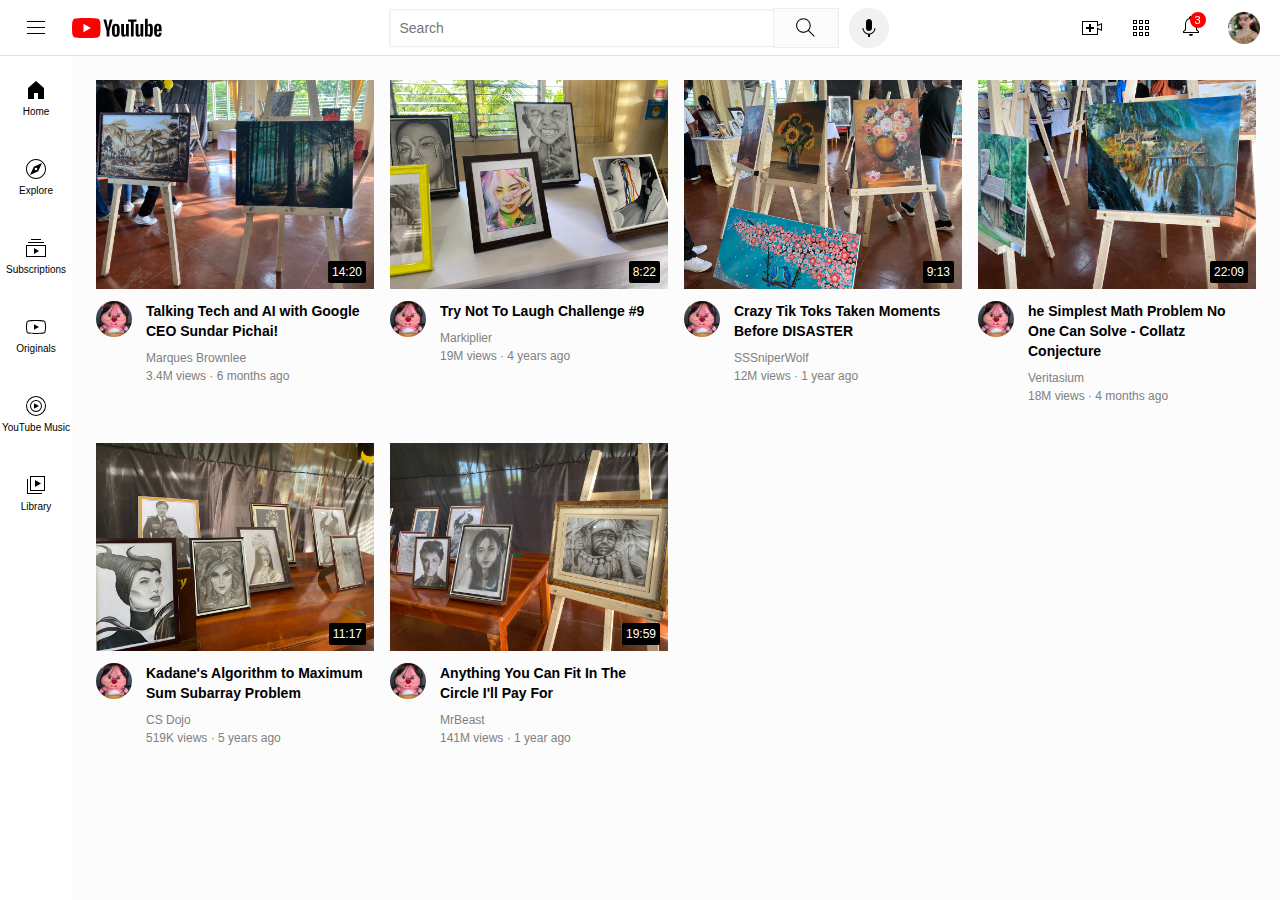
<file: index.html>
<!DOCTYPE html>
<html lang="en">

<head>
    <meta charset="UTF-8">
    <meta name="viewport" content="width=device-width, initial-scale=1.0">
    <title>Document</title>
    <link rel="stylesheet" href="style.css">
    <link rel="stylesheet" href="header.css">
    <link rel="stylesheet" href="general.css">
    <link rel="stylesheet" href="sidebar.css">
</head>

<body>
    <div class="header">
        <div class="left-section">
            <img class="hamburger-menu" src="icons/hamburger-menu.svg">
            <img class="youtube-logo" src="icons/youtube-logo.svg">
        </div>
        <div class="middle-section">
            <input class="search-bar" type="text" placeholder="Search">
            <button class="search-button">
                <img class="search-icon" src="icons/search.svg">
                <div class="tooltip">Search</div>
            </button>
            <button class="voice-search-button">
                <img class="voice-search-icon" src="icons/voice-search-icon.svg">
                <div class="tooltip">Search with your voice</div>
            </button>
        </div>
        <div class="right-section">
            <div class="upload-icon-container">
                <img class="upload-icon" src="icons/upload.svg">
                <div class="tooltip">Create</div>
            </div>
            <img class="youtube-apps-icon" src="icons/youtube-apps.svg">
            <div class="notifications-icon-container">
                <img class="notifications-icon" src="icons/notifications.svg">
                <div class="notifications-count">3</div>
            </div>
            <img class="current-user-picture" src="channel-pictures/my-channel.jpeg">

        </div>
    </div>
    <div class="sidebar">
        <div class="sidebar-link">
            <img src="icons/home.svg">
            <div>Home</div>
        </div>
        <div class="sidebar-link">
            <img src="icons/explore.svg">
            <div>Explore</div>
        </div>
        <div class="sidebar-link">
            <img src="icons/subscriptions.svg">
            <div>Subscriptions</div>
        </div>
        <div class="sidebar-link">
            <img src="icons/originals.svg">
            <div>Originals</div>
        </div>
        <div class="sidebar-link">
            <img src="icons/youtube-music.svg">
            <div>YouTube Music</div>
        </div>
        <div class="sidebar-link">
            <img src="icons/library.svg">
            <div>Library</div>
        </div>
    </div>
    <div class="video-grid">
        <div class="video-preview">
            <div class="thumbnail-row">
                <img class="thumbnail" src="thumbnails/thumbnail-1.jpeg">
                <div class="video-time">14:20</div>
            </div>
            <div class="video-info-grid">
                <div class="channel-picture">
                    <img class="profile-picture" src="channel-pictures/channel-1.jpeg">
                </div>
                <div class="video-info">
                    <p class="video-title">Talking Tech and AI with Google CEO Sundar Pichai!
                    </p>
                    <p class="video-author">
                        Marques Brownlee
                    </p>
                    <p class="video-stats">
                        3.4M views &#183; 6 months ago
                    </p>
                </div>
            </div>
        </div>

        <div class="video-preview">
            <div class="thumbnail-row">
                <img class="thumbnail" src="thumbnails/thumbnail-2.jpeg">
                <div class="video-time">8:22</div>
            </div>
            <div class="video-info-grid">
                <div class="channel-picture">
                    <img class="profile-picture" src="channel-pictures/channel-1.jpeg">
                </div>
                <div class="video-info">
                    <p class="video-title">Try Not To Laugh Challenge #9
                    </p>
                    <p class="video-author">
                        Markiplier
                    </p>
                    <p class="video-stats">
                        19M views &#183; 4 years ago
                    </p>
                </div>
            </div>
        </div>


        <div class="video-preview">
            <div class="thumbnail-row">
                <img class="thumbnail" src="thumbnails/thumbnail-3.jpeg">
                <div class="video-time">9:13</div>
            </div>
            <div class="video-info-grid">
                <div class="channel-picture">
                    <img class="profile-picture" src="channel-pictures/channel-1.jpeg">
                </div>
                <div class="video-info">
                    <p class="video-title">Crazy Tik Toks Taken Moments Before DISASTER
                    </p>
                    <p class="video-author">
                        SSSniperWolf
                    </p>
                    <p class="video-stats">
                        12M views &#183; 1 year ago
                    </p>
                </div>
            </div>
        </div>

        <div class="video-preview">
            <div class="thumbnail-row">
                <img class="thumbnail" src="thumbnails/thumbnail-4.jpeg">
                <div class="video-time">22:09</div>
            </div>
            <div class="video-info-grid">
                <div class="channel-picture">
                    <img class="profile-picture" src="channel-pictures/channel-1.jpeg">
                </div>
                <div class="video-info">
                    <p class="video-title">he Simplest Math Problem No One Can Solve - Collatz Conjecture
                    </p>
                    <p class="video-author">
                        Veritasium
                    </p>
                    <p class="video-stats">
                        18M views &#183; 4 months ago
                    </p>
                </div>
            </div>
        </div>

        <div class="video-preview">
            <div class="thumbnail-row">
                <img class="thumbnail" src="thumbnails/thumbnail-5.jpeg">
                <div class="video-time">11:17</div>
            </div>
            <div class="video-info-grid">
                <div class="channel-picture">
                    <img class="profile-picture" src="channel-pictures/channel-1.jpeg">
                </div>
                <div class="video-info">
                    <p class="video-title">Kadane's Algorithm to Maximum Sum Subarray Problem
                    </p>
                    <p class="video-author">
                        CS Dojo
                    </p>
                    <p class="video-stats">
                        519K views &#183; 5 years ago
                    </p>
                </div>
            </div>
        </div>

        <div class="video-preview">
            <div class="thumbnail-row">
                <img class="thumbnail" src="thumbnails/thumbnail-6.jpeg">
                <div class="video-time">19:59</div>
            </div>
            <div class="video-info-grid">
                <div class="channel-picture">
                    <img class="profile-picture" src="channel-pictures/channel-1.jpeg">
                </div>
                <div class="video-info">
                    <p class="video-title">Anything You Can Fit In The Circle I'll Pay For
                    </p>
                    <p class="video-author">
                        MrBeast
                    </p>
                    <p class="video-stats">
                        141M views &#183; 1 year ago
                    </p>
                </div>
            </div>
        </div>
    </div>


</body>

</html>
</file>
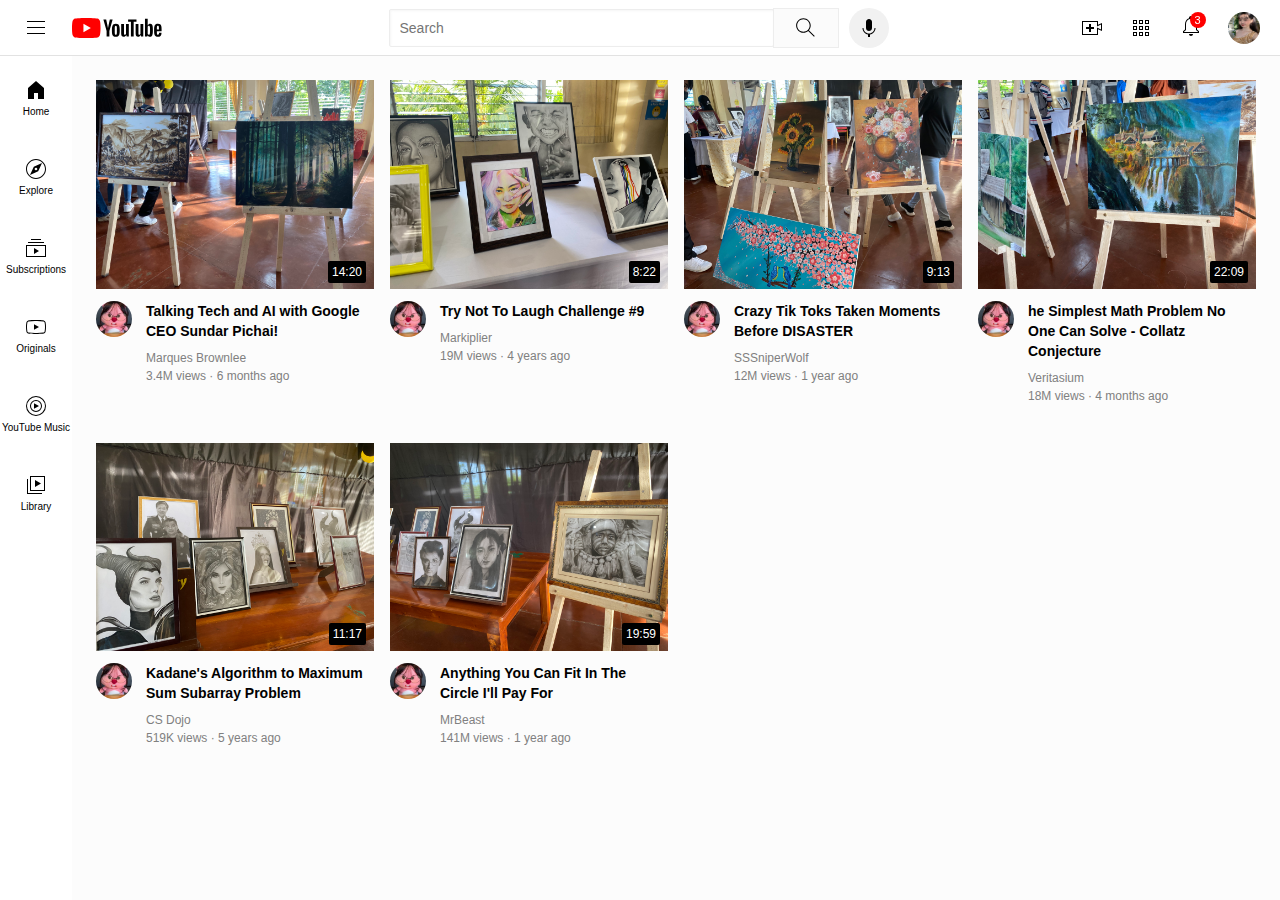
<file: youtube.html>
<!DOCTYPE html>
<html lang="en">

<head>
    <meta charset="UTF-8">
    <meta name="viewport" content="width=device-width, initial-scale=1.0">
    <title>Document</title>
    <link rel="stylesheet" href="style.css">
    <link rel="stylesheet" href="header.css">
    <link rel="stylesheet" href="general.css">
    <link rel="stylesheet" href="sidebar.css">
</head>

<body>
    <div class="header">
        <div class="left-section">
            <img class="hamburger-menu" src="icons/hamburger-menu.svg">
            <img class="youtube-logo" src="icons/youtube-logo.svg">
        </div>
        <div class="middle-section">
            <input class="search-bar" type="text" placeholder="Search">
            <button class="search-button">
                <img class="search-icon" src="icons/search.svg">
                <div class="tooltip">Search</div>
            </button>
            <button class="voice-search-button">
                <img class="voice-search-icon" src="icons/voice-search-icon.svg">
                <div class="tooltip">Search with your voice</div>
            </button>
        </div>
        <div class="right-section">
            <div class="upload-icon-container">
                <img class="upload-icon" src="icons/upload.svg">
                <div class="tooltip">Create</div>
            </div>
            <img class="youtube-apps-icon" src="icons/youtube-apps.svg">
            <div class="notifications-icon-container">
                <img class="notifications-icon" src="icons/notifications.svg">
                <div class="notifications-count">3</div>
            </div>
            <img class="current-user-picture" src="channel-pictures/my-channel.jpeg">

        </div>
    </div>
    <div class="sidebar">
        <div class="sidebar-link">
            <img src="icons/home.svg">
            <div>Home</div>
        </div>
        <div class="sidebar-link">
            <img src="icons/explore.svg">
            <div>Explore</div>
        </div>
        <div class="sidebar-link">
            <img src="icons/subscriptions.svg">
            <div>Subscriptions</div>
        </div>
        <div class="sidebar-link">
            <img src="icons/originals.svg">
            <div>Originals</div>
        </div>
        <div class="sidebar-link">
            <img src="icons/youtube-music.svg">
            <div>YouTube Music</div>
        </div>
        <div class="sidebar-link">
            <img src="icons/library.svg">
            <div>Library</div>
        </div>
    </div>
    <div class="video-grid">
        <div class="video-preview">
            <div class="thumbnail-row">
                <img class="thumbnail" src="thumbnails/thumbnail-1.jpeg">
                <div class="video-time">14:20</div>
            </div>
            <div class="video-info-grid">
                <div class="channel-picture">
                    <img class="profile-picture" src="channel-pictures/channel-1.jpeg">
                </div>
                <div class="video-info">
                    <p class="video-title">Talking Tech and AI with Google CEO Sundar Pichai!
                    </p>
                    <p class="video-author">
                        Marques Brownlee
                    </p>
                    <p class="video-stats">
                        3.4M views &#183; 6 months ago
                    </p>
                </div>
            </div>
        </div>

        <div class="video-preview">
            <div class="thumbnail-row">
                <img class="thumbnail" src="thumbnails/thumbnail-2.jpeg">
                <div class="video-time">8:22</div>
            </div>
            <div class="video-info-grid">
                <div class="channel-picture">
                    <img class="profile-picture" src="channel-pictures/channel-1.jpeg">
                </div>
                <div class="video-info">
                    <p class="video-title">Try Not To Laugh Challenge #9
                    </p>
                    <p class="video-author">
                        Markiplier
                    </p>
                    <p class="video-stats">
                        19M views &#183; 4 years ago
                    </p>
                </div>
            </div>
        </div>


        <div class="video-preview">
            <div class="thumbnail-row">
                <img class="thumbnail" src="thumbnails/thumbnail-3.jpeg">
                <div class="video-time">9:13</div>
            </div>
            <div class="video-info-grid">
                <div class="channel-picture">
                    <img class="profile-picture" src="channel-pictures/channel-1.jpeg">
                </div>
                <div class="video-info">
                    <p class="video-title">Crazy Tik Toks Taken Moments Before DISASTER
                    </p>
                    <p class="video-author">
                        SSSniperWolf
                    </p>
                    <p class="video-stats">
                        12M views &#183; 1 year ago
                    </p>
                </div>
            </div>
        </div>

        <div class="video-preview">
            <div class="thumbnail-row">
                <img class="thumbnail" src="thumbnails/thumbnail-4.jpeg">
                <div class="video-time">22:09</div>
            </div>
            <div class="video-info-grid">
                <div class="channel-picture">
                    <img class="profile-picture" src="channel-pictures/channel-1.jpeg">
                </div>
                <div class="video-info">
                    <p class="video-title">he Simplest Math Problem No One Can Solve - Collatz Conjecture
                    </p>
                    <p class="video-author">
                        Veritasium
                    </p>
                    <p class="video-stats">
                        18M views &#183; 4 months ago
                    </p>
                </div>
            </div>
        </div>

        <div class="video-preview">
            <div class="thumbnail-row">
                <img class="thumbnail" src="thumbnails/thumbnail-5.jpeg">
                <div class="video-time">11:17</div>
            </div>
            <div class="video-info-grid">
                <div class="channel-picture">
                    <img class="profile-picture" src="channel-pictures/channel-1.jpeg">
                </div>
                <div class="video-info">
                    <p class="video-title">Kadane's Algorithm to Maximum Sum Subarray Problem
                    </p>
                    <p class="video-author">
                        CS Dojo
                    </p>
                    <p class="video-stats">
                        519K views &#183; 5 years ago
                    </p>
                </div>
            </div>
        </div>

        <div class="video-preview">
            <div class="thumbnail-row">
                <img class="thumbnail" src="thumbnails/thumbnail-6.jpeg">
                <div class="video-time">19:59</div>
            </div>
            <div class="video-info-grid">
                <div class="channel-picture">
                    <img class="profile-picture" src="channel-pictures/channel-1.jpeg">
                </div>
                <div class="video-info">
                    <p class="video-title">Anything You Can Fit In The Circle I'll Pay For
                    </p>
                    <p class="video-author">
                        MrBeast
                    </p>
                    <p class="video-stats">
                        141M views &#183; 1 year ago
                    </p>
                </div>
            </div>
        </div>
    </div>


</body>

</html>
</file>
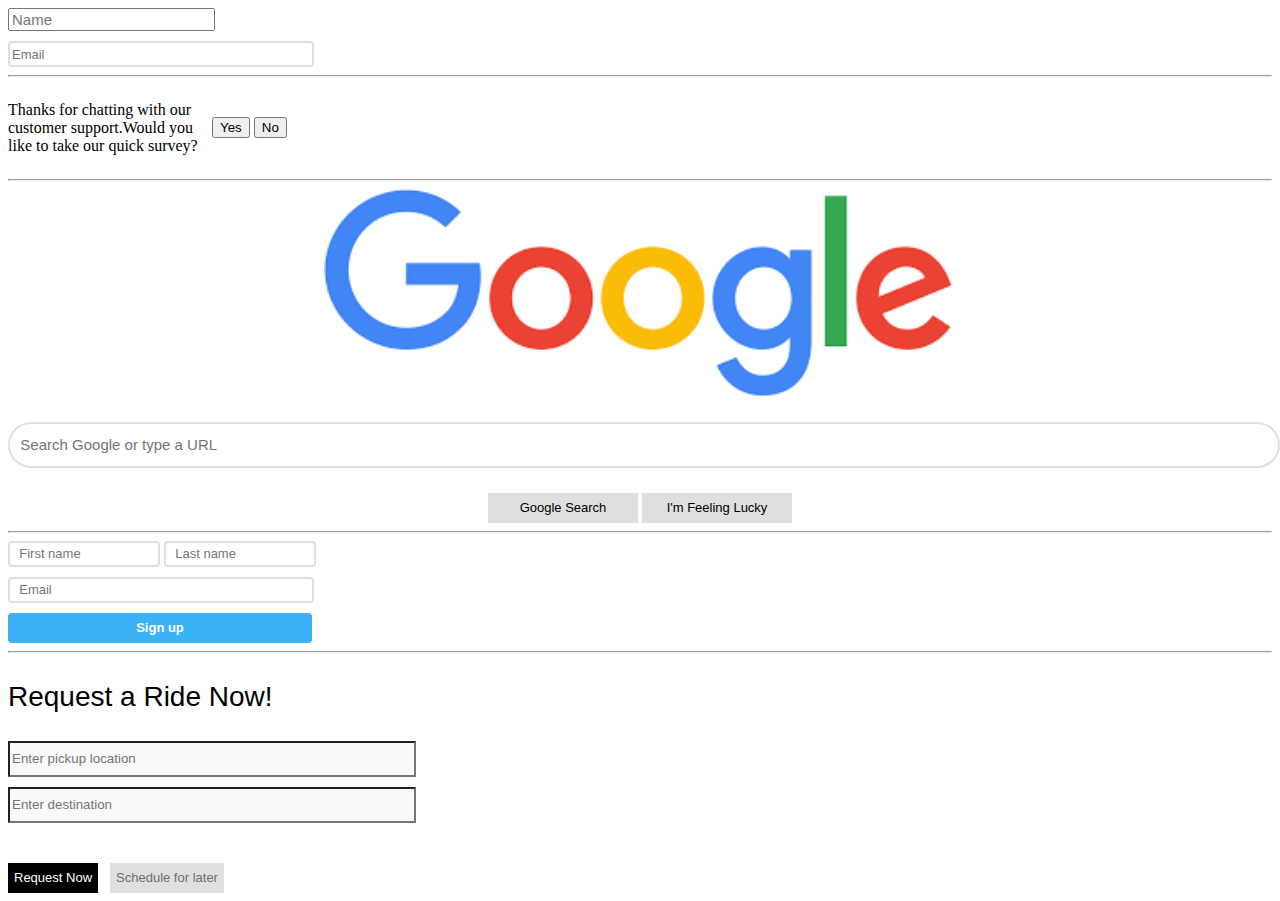
<file: Exercise/ex1.html>
<!DOCTYPE html>
<html lang="en">

<head>
    <meta charset="UTF-8">
    <meta name="viewport" content="width=device-width, initial-scale=1.0">
    <title>Document</title>
    <style>
        .name {
            font-size: 15px;
            display: block;
            margin-bottom: 5px;

        }

        .email {
            font-size: 15px;
        }

        .text {
            width: 200px;
            display: inline-block;
            vertical-align: middle;
        }

        .google {
            text-align: center;
        }

        .logo {
            display: block;
            margin-left: auto;
            margin-right: auto;
            width: 50%;
        }

        .search {
            margin-top: 20px;
            font-size: 15px;
            width: 100%;
            border-radius: 250px;
            border: solid;
            border-width: 2px;
            border-color: rgb(225, 223, 223);
            width: 100%;
            height: 40px;
            margin-bottom: 25px;
        }

        .gsearch,
        .gfeel {
            font-family: arial;
            font-size: 13px;
            width: 150px;
            height: 30px;
            background-color: rgb(223, 223, 223);
            border: none;
        }



        .fname,
        .lname {
            display: inline-block;
            font-size: 13px;
            border-radius: 4px;
            border: solid;
            border-width: 2px;
            width: 144px;
            height: 20px;
            border-color: rgb(225, 223, 223);
        }

        .email {
            margin-top: 10px;
            display: block;
            font-size: 13px;
            border-radius: 4px;
            border: solid;
            border-width: 2px;
            width: 298px;
            height: 20px;
            border-color: rgb(225, 223, 223);
        }

        .sign-up {
            margin-top: 10px;
            width: 304px;
            font-size: 13px;
            font-weight: bold;
            color: white;
            border-radius: 4px;
            border: hidden;
            height: 30px;
            background-color: rgb(59, 178, 247);
        }

        .ride {
            font-size: 28px;
            font-family: arial;
        }

        .location,
        .destination {
            display: block;
            width: 400px;
            color: grey;
            background-color: rgb(249, 249, 249);
            height: 30px;
            margin-bottom: 10px;
        }

        .request-now {

            display: inline-block;
            background-color: black;
            color: white;
            height: 30px;
            border: hidden;
            font-size: 13px;
            margin-right: 8px;
            margin-top: 30px;
        }

        .sched-later {
            display: inline-block;
            background-color: rgb(224, 224, 224);
            color: rgb(109, 109, 109);
            height: 30px;
            border: hidden;
            font-size: 13px;
        }
    </style>
</head>

<body>
    <input class="name" type="text" placeholder="Name">
    <input class="email" type="text" placeholder="Email">
    <hr>
    <p class="text">Thanks for chatting with our customer support.Would you like to take our quick survey?</p>
    <button>Yes</button>
    <button>No</button>
    <hr>
    <div class="google">
        <img class="logo" src="logo.png">
        <input class="search" type="text" placeholder="  Search Google or type a URL">
        <button class="gsearch">Google Search</button>
        <button class="gfeel">I'm Feeling Lucky</button>
    </div>
    <hr>
    <input class="fname" type="text" placeholder="  First name">
    <input class="lname" type="text" placeholder="  Last name">
    <input class="email" type="text" placeholder="  Email">
    <button class="sign-up">Sign up</button>
    <hr>
    <p class="ride">Request a Ride Now!</p>
    <input class="location" type="text" placeholder="Enter pickup location">
    <input class="destination" type="text" placeholder="Enter destination">
    <button class="request-now">Request Now</button>
    <button class="sched-later">Schedule for later</button>
</body>

</html>
</file>
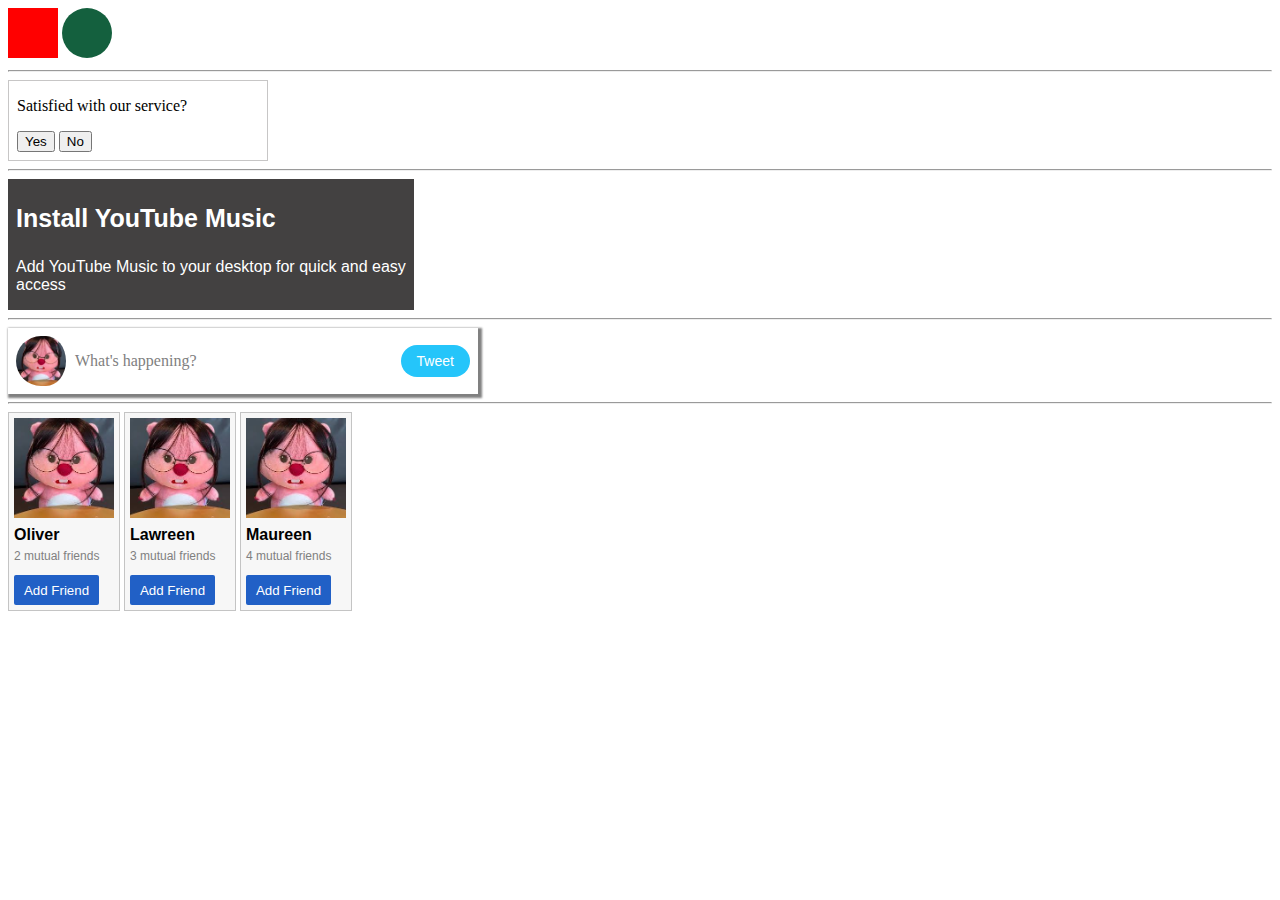
<file: Exercise/ex2.html>
<!DOCTYPE html>
<html lang="en">

<head>
    <meta charset="UTF-8">
    <meta name="viewport" content="width=device-width, initial-scale=1.0">
    <title>Document</title>
    <style>
        .square {
            display: inline-block;
            width: 50px;
            height: 50px;
            background-color: red;

        }

        .circle {
            display: inline-block;
            width: 50px;
            height: 50px;
            background-color: rgb(20, 96, 62);
            border-radius: 50px;
        }

        .service {
            padding-left: 8px;
            padding-bottom: 8px;
            display: inline-block;
            width: 250px;
            border: solid 1px rgb(199, 198, 198);
        }

        .music {
            display: inline-block;
            font-family: arial;
            background-color: rgb(67, 65, 65);
            color: white;
            padding-left: 8px;
            padding-right: 8px;
        }

        .yt-music {
            font-size: 25px;
            font-weight: bold;
        }

        .desktop {
            width: 390px;
        }

        .tweet {
            display: inline-block;
            border: 1px;
            box-shadow: 2px 2px 2px 2px grey;
            padding: 8px;


        }

        .loopy-logo {

            vertical-align: middle;
            width: 50px;
            height: 50px;
            border-radius: 50px;
            padding-right: 5px;
        }

        .quest {
            display: inline-block;
            vertical-align: middle;
            color: grey;
            padding-right: 200px;

        }

        .tweet-icon {

            vertical-align: middle;
            font-size: 14px;
            background-color: rgb(37, 197, 250);
            border: none;
            padding-top: 8px;
            padding-bottom: 8px;
            padding-left: 16px;
            padding-right: 16px;
            border-radius: 25px;
            color: white;

        }

        .fb {
            display: inline-block;
            width: 100px;
            border: none;
            border: 1px solid rgb(196, 196, 196);
            background-color: rgb(247, 247, 247);
            padding: 5px;
        }

        .loopy-logo2 {
            vertical-align: middle;
            width: 100px;
            height: 100px;

        }

        .name {
            margin-top: 8px;
            font-family: arial;
            font-weight: bold;
            margin-bottom: 0;

        }

        .mutual {
            margin-top: 5px;
            font-size: 12px;
            font-family: arial;
            color: grey;
        }

        .add {
            background-color: rgb(33, 96, 198);
            color: white;
            border: none;
            font-family: arial;
            width: 85px;
            height: 30px;
            border-radius: 2px;
        }
    </style>
</head>

<body>
    <div class="square"></div>
    <div class="circle"></div>
    <hr>
    <div class="service">
        <p>Satisfied with our service?</p>
        <button>Yes</button>
        <button>No</button>
    </div>
    <hr>
    <div class="music">
        <p class="yt-music">Install YouTube Music</p>
        <p class="desktop">Add YouTube Music to your desktop for quick and easy access</p>
    </div>
    <hr>
    <div class="tweet">
        <img class="loopy-logo" src="loopy.jpeg">
        <p class="quest">What's happening?</p>
        <button class="tweet-icon">Tweet</button>
    </div>
    <hr>
    <div class="fb">
        <img class="loopy-logo2" src="loopy.jpeg">
        <p class="name">Oliver</p>
        <p class="mutual">2 mutual friends</p>
        <button class="add">Add Friend</button>
    </div>
    <div class="fb">
        <img class="loopy-logo2" src="loopy.jpeg">
        <p class="name">Lawreen</p>
        <p class="mutual">3 mutual friends</p>
        <button class="add">Add Friend</button>
    </div>
    <div class="fb">
        <img class="loopy-logo2" src="loopy.jpeg">
        <p class="name">Maureen</p>
        <p class="mutual">4 mutual friends</p>
        <button class="add">Add Friend</button>
    </div>
</body>

</html>
</file>
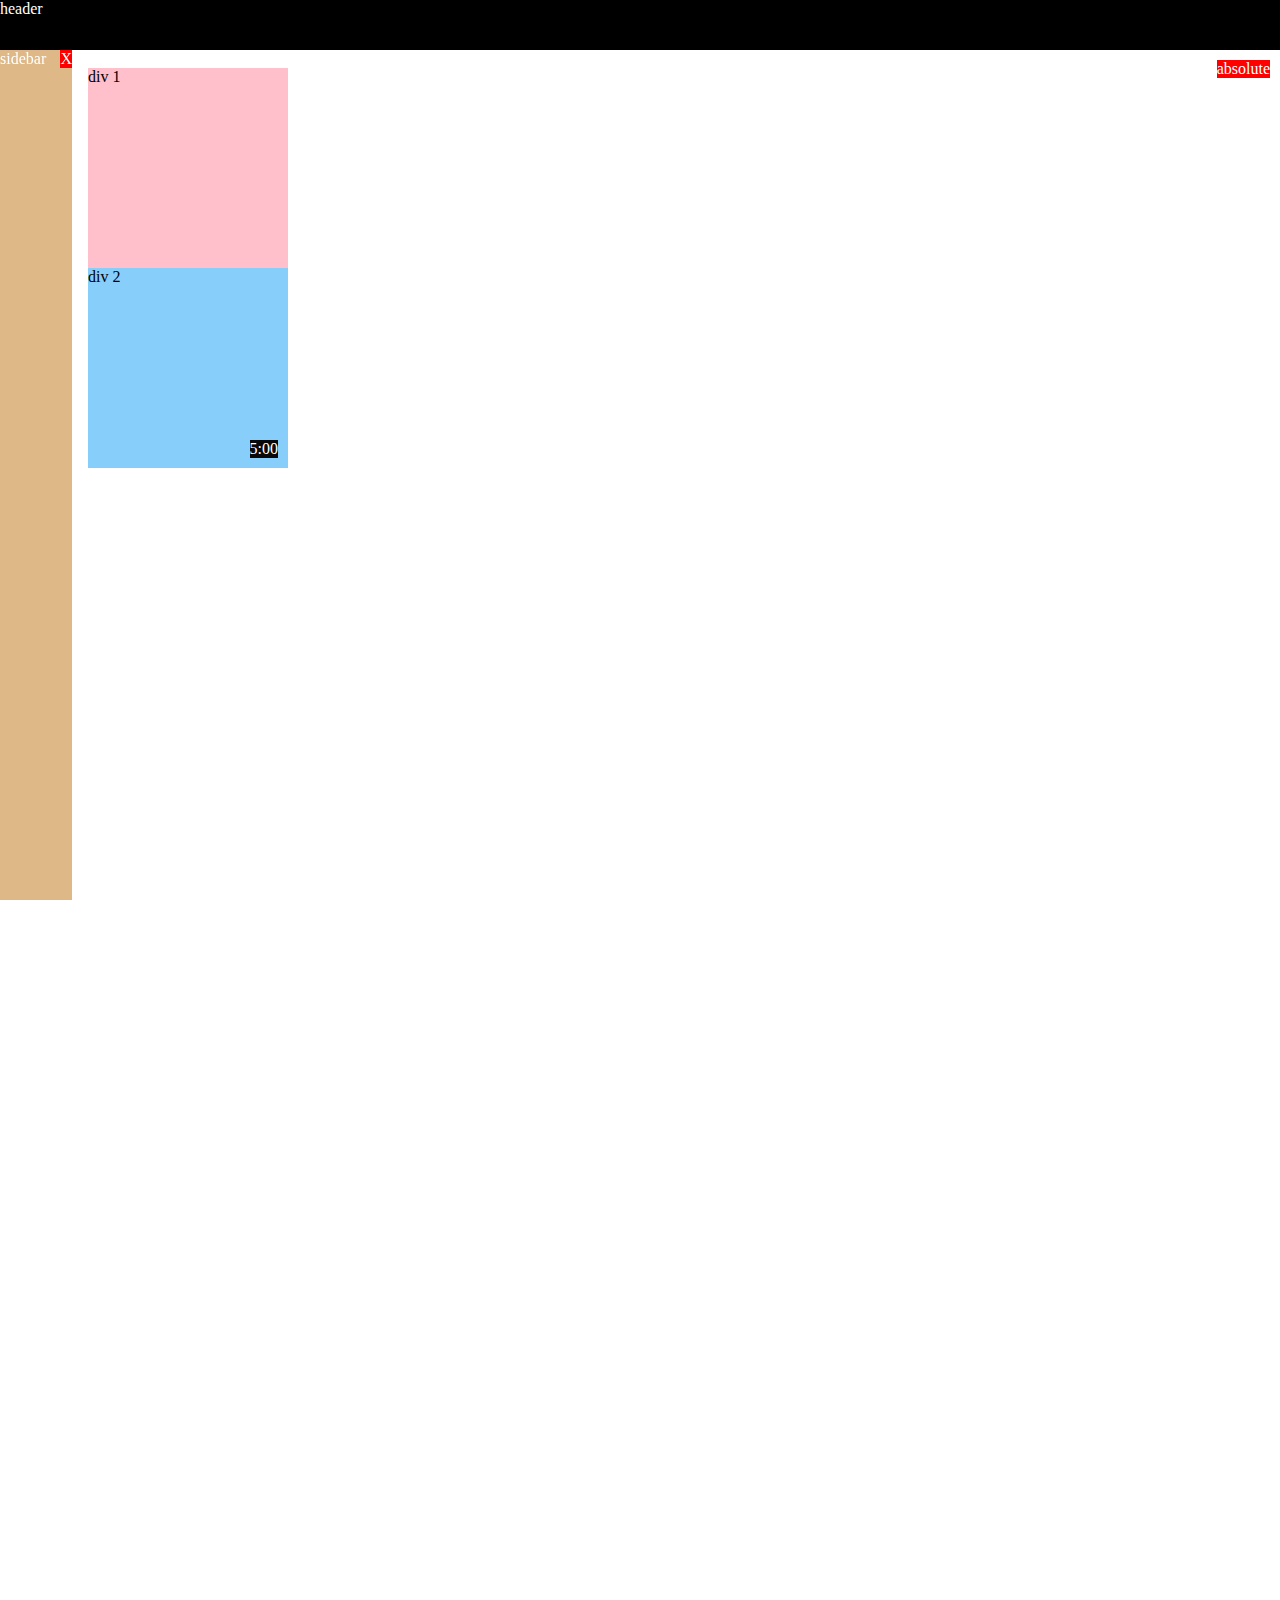
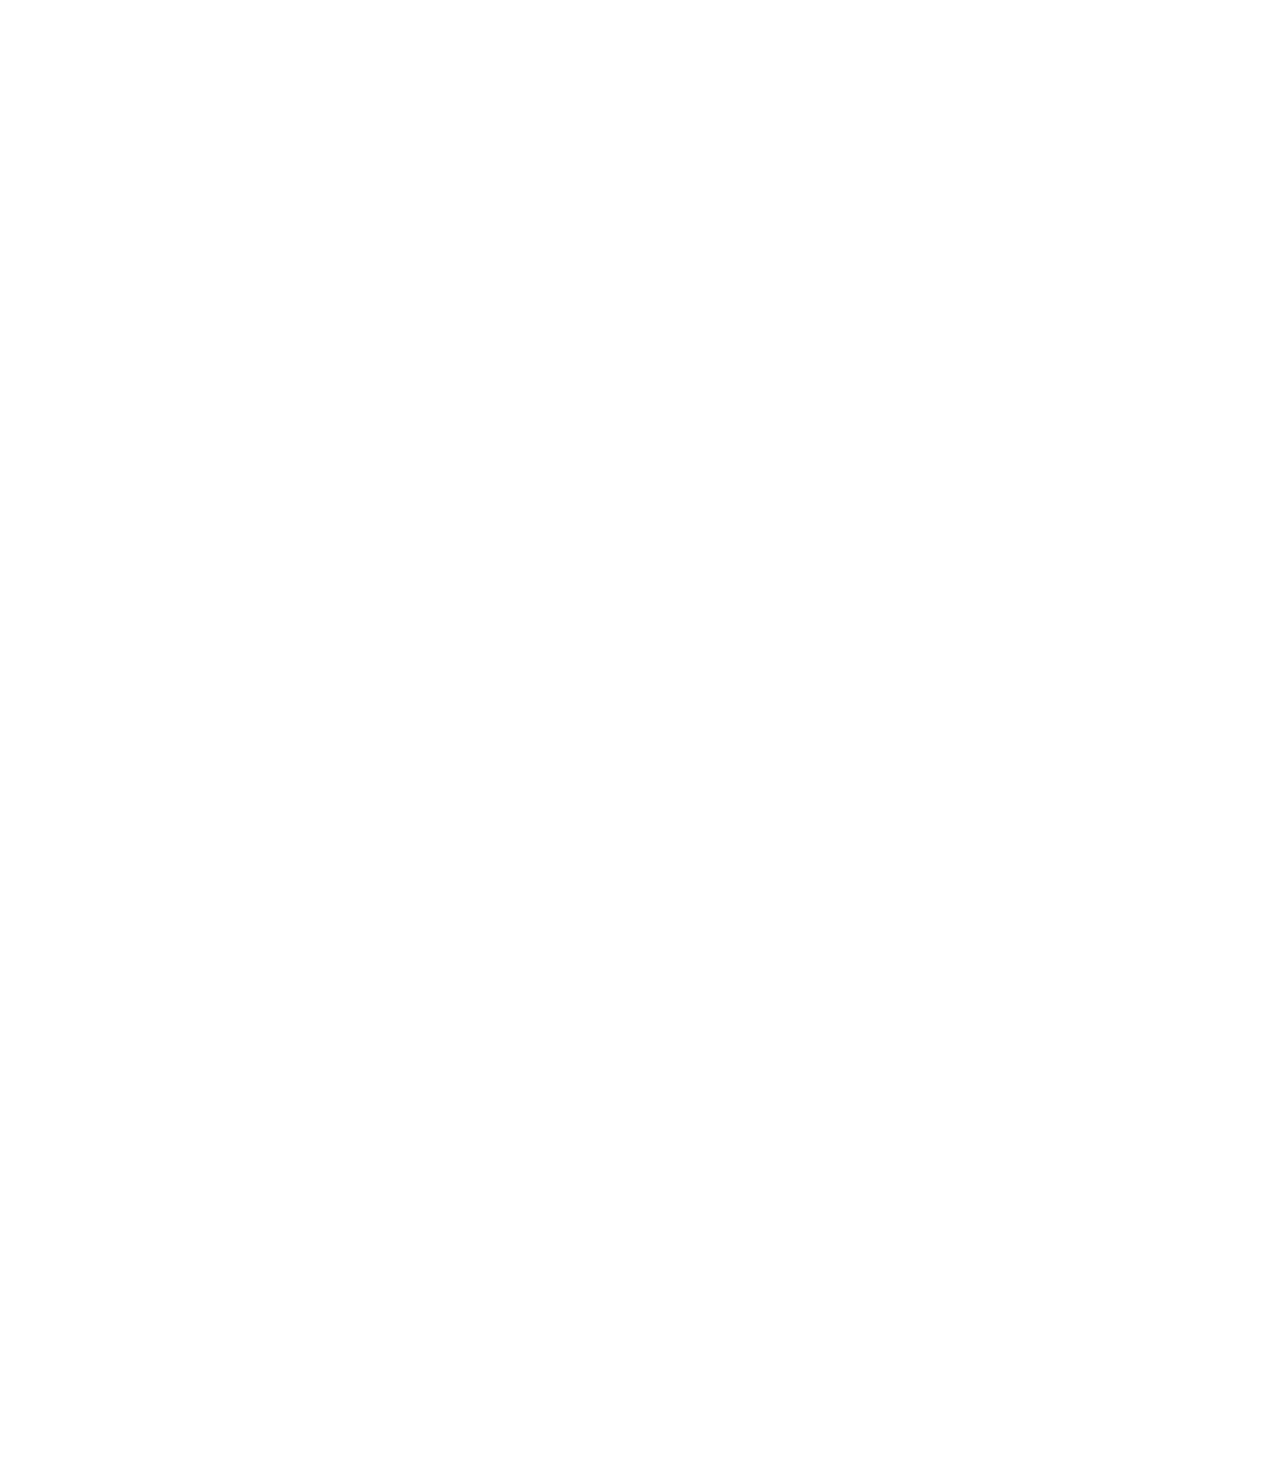
<file: Exercise/position.html>
<!DOCTYPE html>
<html lang="en">

<head>
    <meta charset="UTF-8">
    <meta name="viewport" content="width=device-width, initial-scale=1.0">
    <title>Position Practice</title>
</head>

<body style="height: 3000px; padding-top: 60px;padding-left: 80px;">
    <div style="background-color: black;
    color:white;
    position: fixed;
    top: 0px;
    left: 0px;
    right: 0px;
    height: 50px;
    z-index:100;

    ">header</div>
    <div style="background-color: burlywood;
    color: white; 
    position: fixed;
    top: 50px;
    left: 0px;
    bottom: 0px;
    width: 72px;
  ">sidebar
        <div style="
   position: absolute;
   background-color: red;
   color: white;
  
   right: 0px;
   top:0px;
   ">
            X
        </div>
    </div>
    <div style="
  position: absolute;
  background-color: red;
  color: white;
 
  right: 10px;
  top:60px;
  ">
        absolute
    </div>
    <div style="background-color: pink;
     height: 200px;
     width: 200px;
    position: relative;

    ">div 1
    </div>
    <div style="background-color: lightskyblue;
     height: 200px;
     width: 200px;
     position: relative;
     ">div 2
        <div style="
            position: absolute;
            background-color: rgb(9, 9, 9);
            color: white;
            bottom: 10px;
            right: 10px;
            ">
            5:00
        </div>
    </div>
</body>

</html>
</file>
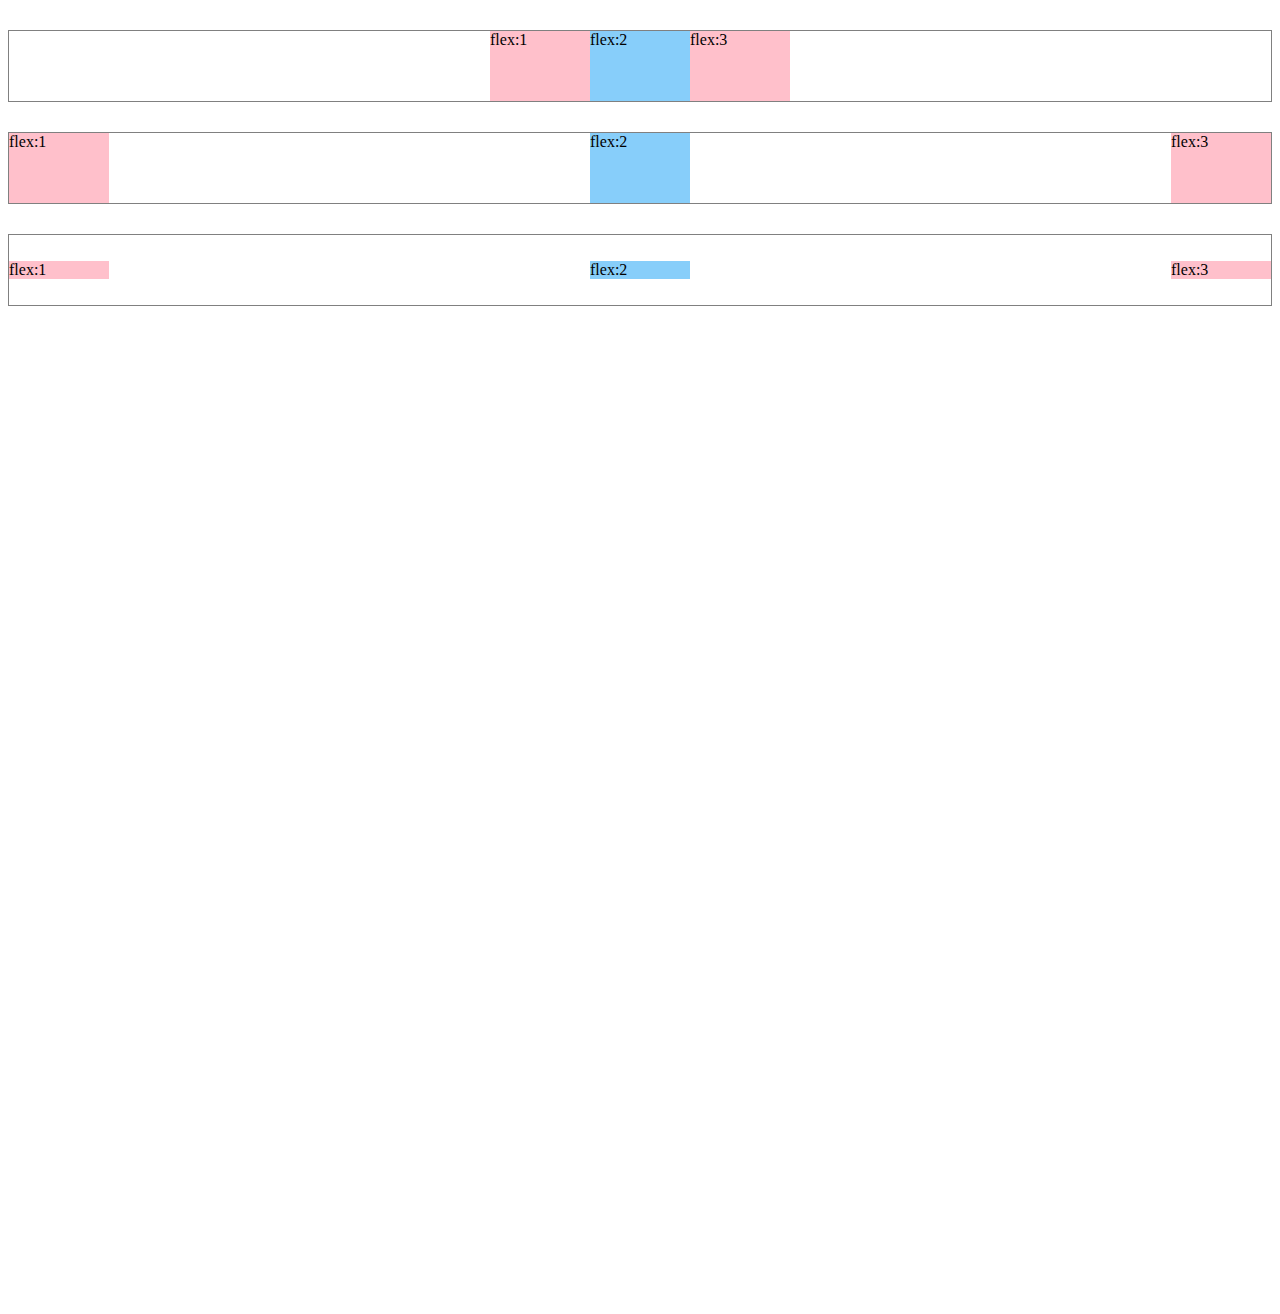
<file: Exercise/practice.html>
<!DOCTYPE html>
<html lang="en">

<head>
    <meta charset="UTF-8">
    <meta name="viewport" content="width=device-width, initial-scale=1.0">
    <title>Document</title>
</head>

<body style="padding-bottom: 1000px;">
    <div style="
        margin-top: 30px;
        height: 70px;
        border-width: 1px;
        border-style: solid;
        border-color: grey;
        display: flex;
        flex-direction: row;
        justify-content: center;
        ">

        <div style="background-color: pink;width: 100px">
            flex:1
        </div>
        <div style="background-color:lightskyblue;width: 100px;">
            flex:2
        </div>
        <div style="background-color: pink; width: 100px">
            flex:3
        </div>


    </div>

    <div style="
        margin-top: 30px;
        height: 70px;
        border-width: 1px;
        border-style: solid;
        border-color: grey;
        display: flex;
        flex-direction: row;
        justify-content: space-between;
        ">

        <div style="background-color: pink;width: 100px">
            flex:1
        </div>
        <div style="background-color:lightskyblue;width: 100px;">
            flex:2
        </div>
        <div style="background-color: pink; width: 100px">
            flex:3
        </div>


    </div>

    <div style="
        margin-top: 30px;
        height: 70px;
        border-width: 1px;
        border-style: solid;
        border-color: grey;
        display: flex;
        flex-direction: row;
        justify-content: space-between;
        align-items: center;
        ">

        <div style="background-color: pink;width: 100px">
            flex:1
        </div>
        <div style="background-color:lightskyblue;width: 100px;">
            flex:2
        </div>
        <div style="background-color: pink; width: 100px">
            flex:3
        </div>


    </div>
</body>

</html>
</file>
<file: style.css>
.thumbnail {
    width: 100%;

}



.video-title {
    margin: 0;
    font-size: 14px;
    font-weight: 800;
    line-height: 20px;
    margin-bottom: 10px;
}

.video-author {
    font-size: 12px;
    color: grey;
    margin-bottom: 4px;
}

.video-stats {
    font-size: 12px;
    color: grey;

}

.video-preview {}

.video-info-grid {
    display: grid;
    grid-template-columns: 50px 1fr;
}


.thumbnail-row {
    margin-bottom: 8px;
    position: relative;
}

.profile-picture {
    width: 36px;
    border-radius: 50px;

}

.video-grid {
    display: grid;
    grid-template-columns: 1fr 1fr 1fr;
    column-gap: 16px;
    row-gap: 40px;
}

@media(max-width:750px) {
    .video-grid {
        grid-template-columns: 1fr 1fr;
    }
}

@media(min-width:751px) and (max-width:999px) {
    .video-grid {
        grid-template-columns: 1fr 1fr 1fr;
    }
}

@media(min-width:1000px) {
    .video-grid {
        grid-template-columns: 1fr 1fr 1fr 1fr;
    }
}


.video-time {
    background-color: black;
    font-family: arial;
    color: white;
    font-size: 12px;
    font-weight: 500;
    padding: 4px;
    position: absolute;
    bottom: 10px;
    right: 8px;
    border-radius: 2px;
}
</file>
<file: header.css>
.header {
    height: 55px;
    display: flex;
    flex-direction: row;
    justify-content: space-between;
    position: fixed;
    top: 0;
    left: 0;
    right: 0;
    background-color: white;
    border-bottom-width: 1px;
    border-bottom-style: solid;
    border-bottom-color: rgb(226, 226, 226);
    z-index: 100;
}

.left-section {
    display: flex;
    align-items: center;
}

.hamburger-menu {
    height: 24px;
    margin-left: 24px;
    margin-right: 24px;
}

.youtube-logo {
    height: 20px;
}

.middle-section {
    flex: 1;
    margin-left: 70px;
    margin-right: 35px;
    max-width: 500px;
    display: flex;
    align-items: center;
}

.search-bar {
    flex: 1;
    height: 34px;
    padding-left: 10px;
    font-size: 16px;
    border-width: 1px;
    border-style: solid;
    border-color: rgb(237, 237, 237);
    border-radius: 2px;
    box-shadow: inset 1px 1px 2px rgba(237, 237, 237, 0.5);
    width: 0;

}

.search-bar::placeholder {
    font-family: Arial, Helvetica, sans-serif;
    font-size: 14px;
    font-weight: normal;
}

.search-button {
    height: 40px;
    width: 66px;
    background-color: rgb(251, 251, 251);
    border-width: 1px;
    border-style: solid;
    border-color: rgb(237, 237, 237);
    margin-left: -1px;
    margin-right: 10px;
    position: relative;

}

.search-button,
.voice-search-button,
.upload-icon-container {

    display: flex;
    justify-content: center;
    align-items: center;
    position: relative;
}

.search-button .tooltip,
.voice-search-button .tooltip,
.upload-icon-container .tooltip {
    font-family: arial;
    position: absolute;
    background-color: rgb(176, 176, 176);
    color: white;
    padding-top: 4px;
    padding-bottom: 4px;
    padding-left: 8px;
    padding-right: 8px;
    border-radius: 2px;
    font-size: 12px;
    bottom: -30px;
    opacity: 0;
    transition: opacity 0.15s;
    pointer-events: none;
    white-space: nowrap;
}

.search-button:hover .tooltip,
.voice-search-button:hover .tooltip,
.upload-icon-container:hover .tooltip {
    opacity: 1;
}

.search-icon {
    height: 25px;

}

.voice-search-button {
    height: 40px;
    width: 40px;
    border-radius: 20px;
    border: none;
    background-color: rgb(241, 241, 241);
}

.voice-search-icon {
    height: 24px;


}

.right-section {
    width: 180px;
    display: flex;
    align-items: center;
    justify-content: space-between;
    margin-right: 20px;
    flex-shrink: 0;
}

.upload-icon {
    height: 24px;
}

.youtube-apps-icon {
    height: 24px;
}

.upload-icon {
    height: 24px;
}

.notifications-icon {
    height: 24px;
}

.notifications-icon-container {
    position: relative;
}

.notifications-count {
    position: absolute;
    background-color: red;
    color: white;
    top: -2px;
    right: -3px;
    font-family: arial;
    font-size: 11px;
    padding-left: 5px;
    padding-right: 5px;
    padding-bottom: 2px;
    padding-top: 2px;
    border-radius: 10px;
}

.current-user-picture {
    height: 32px;
    width: 32px;
    border-radius: 16px;
}
</file>
<file: general.css>
p {
    font-family: arial;
    margin-top: 0;
    margin-bottom: 0;
}

body {
    margin: 0;
    padding: 80px;
    padding-left: 96px;
    padding-right: 24px;
    background-color: rgb(252, 252, 252);
}
</file>
<file: sidebar.css>
.sidebar {
    position: fixed;
    left: 0;
    bottom: 0;
    top: 55px;
    background-color: white;
    width: 72px;
}

.sidebar-link {
    height: 74px;
    display: flex;
    justify-content: center;
    align-items: center;
    flex-direction: column;
    z-index: 200;
    padding-top: 5px;
    cursor: pointer;
}

.sidebar-link:hover {
    background-color: rgb(238, 238, 238);
}

.sidebar-link img {
    height: 24px;
    margin-bottom: 4px;
}

.sidebar-link div {
    font-family: arial;
    font-size: 10px;


}
</file>
